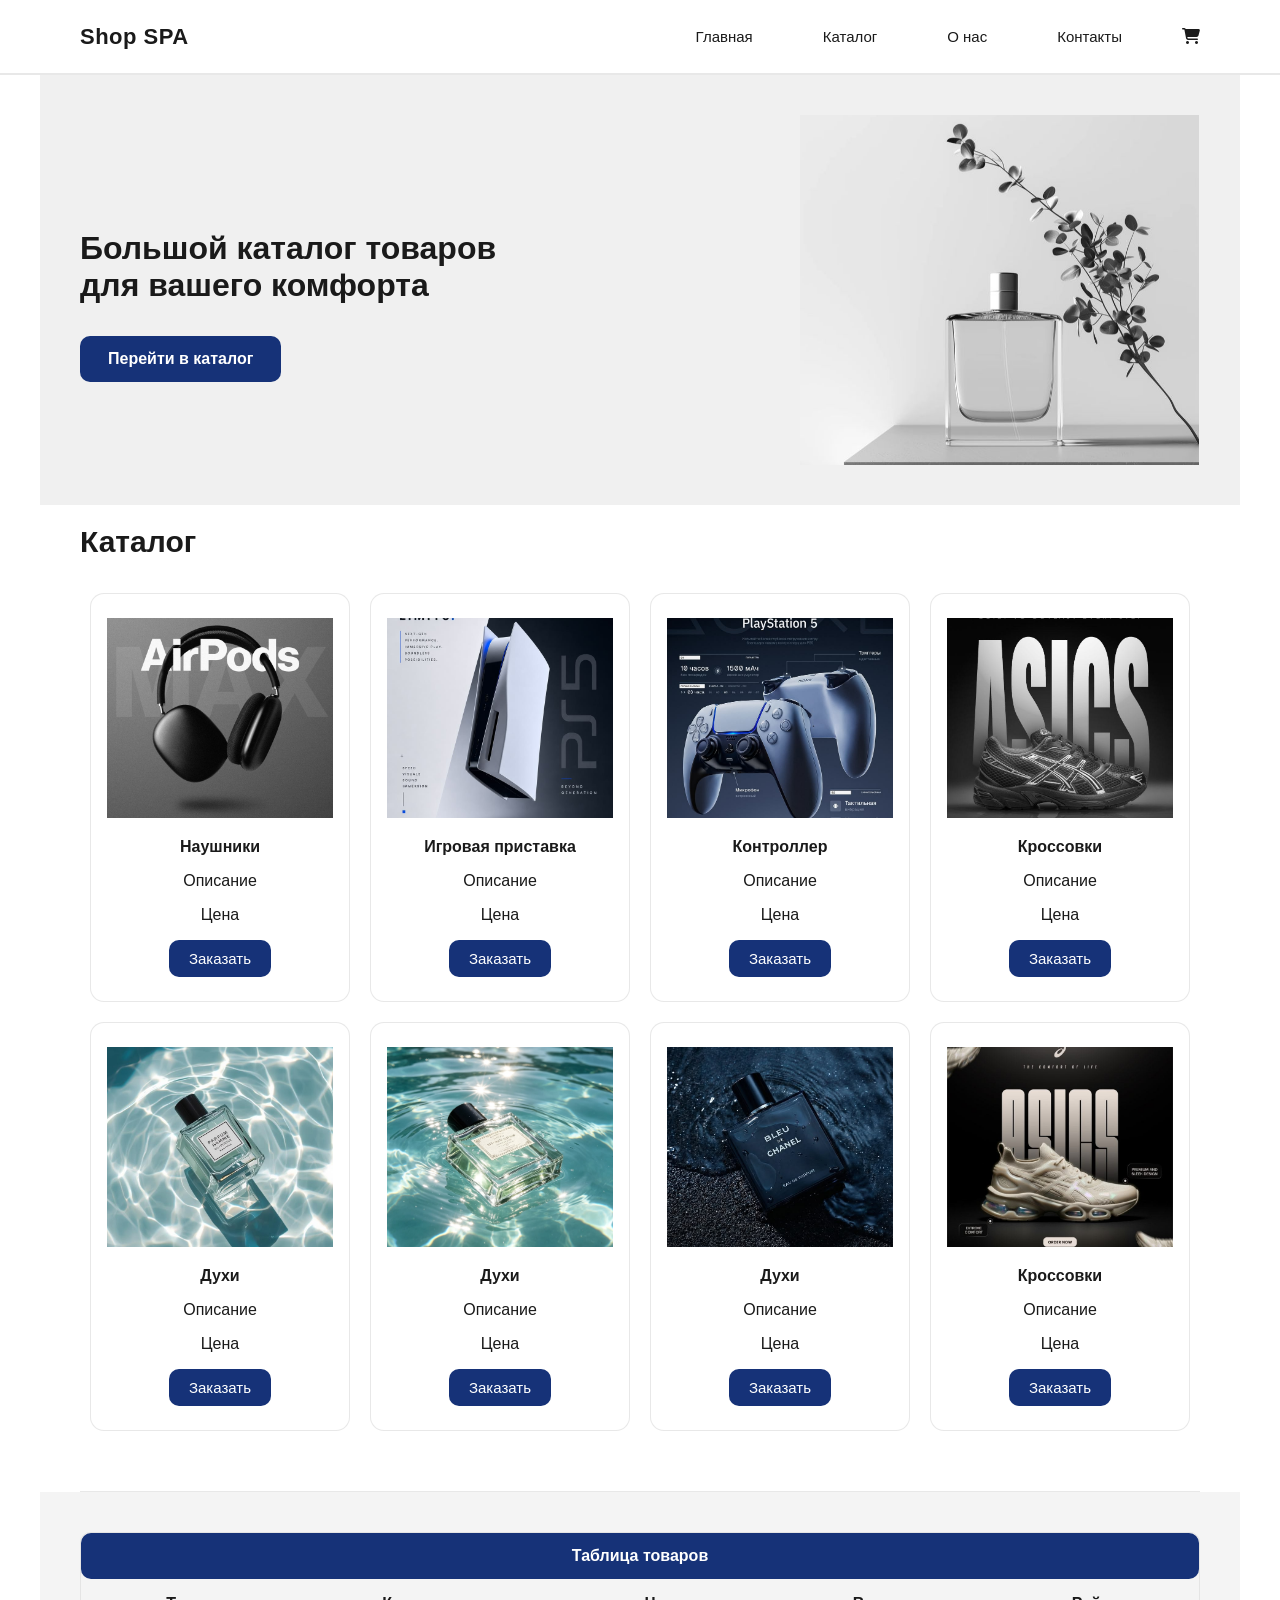
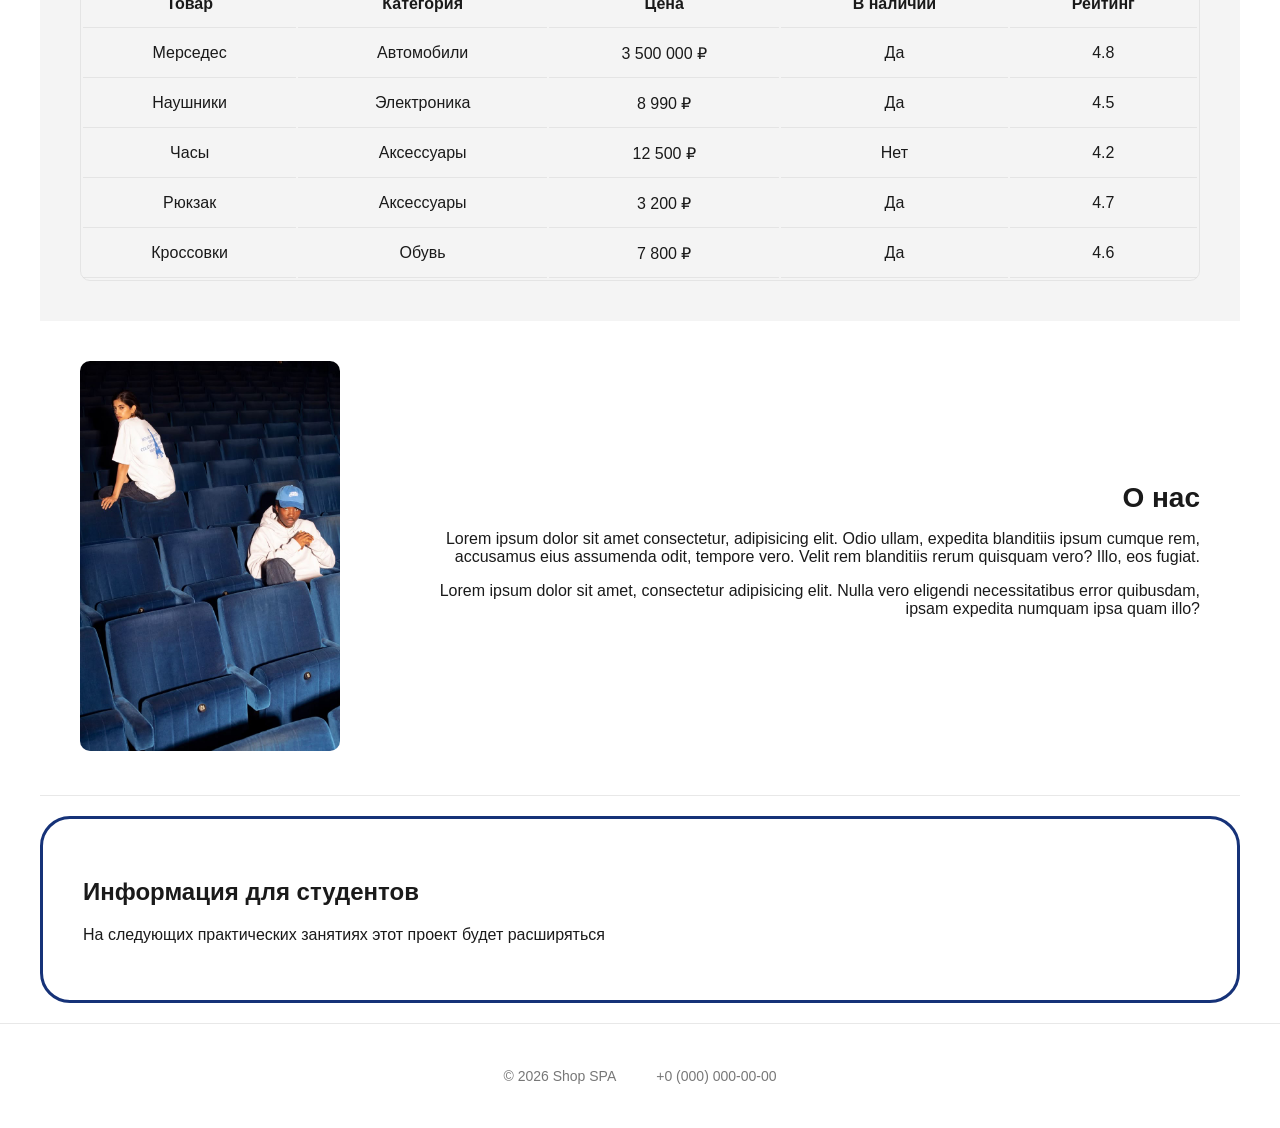
<file: index.html>
<!DOCTYPE html>
<html lang="en">
<head>
    <meta charset="UTF-8">
    <meta name="viewport" content="width=device-width, initial-scale=1.0">
    <title>Учебный интернет магазин</title>
    <link rel="stylesheet" href="css/style.css">
    <link rel="stylesheet" href="https://cdnjs.cloudflare.com/ajax/libs/font-awesome/6.7.2/css/all.min.css">
</head>
<body>
    <header class="site-header">
        <div class="site-header__inner">
            <div class="nav-logo">Shop SPA</div>
            <nav>
                    <ul class="nav-list__header">
                        <li class="nav-catalog__item"><a href="index.html">Главная</a></li>
                        <li class="nav-catalog__item"><a href="catalog.html">Каталог</a></li>
                        <li class="nav-catalog__item"><a href="#about">О нас</a></li>
                        <li class="nav-catalog__item"><a href="contacts.html">Контакты</a></li>
                        <li class="nav-catalog__item icon"><i class="fa fa-shopping-cart" aria-hidden="true"></i></li>
                    </ul>
            </nav>

        </div>
    </header>

    
    <section class="main-info-section">
        <div class="main-info-section__title">
            <h3>Большой каталог товаров для вашего комфорта</h3>
            <a href="#catalog" class="main-button-catalog">Перейти в каталог</a>
        </div>
        <img src="images/MainBgCatalog.png" class="main-info-section__image">
    </section>

    <main class="">
        <section class="main-catalog-section" id="catalog">
            <h2>Каталог</h2>

            <div class="catalog-product-cards">

                <div class="product-cards">
                    <img src="images/Airpods Max (product poster design).jpg" alt="">
                    <h3>Наушники</h3>
                    <p>Описание</p>
                    <p>Цена</p>
                    <button class="button product-card__button" type="button">Заказать</button>
                </div>
                
                <div class="product-cards">
                    <img src="images/Playstation 5 by Sony Poster Design.jpg" alt="">
                    <h3>Игровая приставка</h3>
                    <p>Описание</p>
                    <p>Цена</p>
                    <button class="button product-card__button" type="button">Заказать</button>
                </div>

                <div class="product-cards">
                    <img src="images/Беспроводной контроллер DualSence Playstation 5.jpg" alt="">
                    <h3>Контроллер</h3>
                    <p>Описание</p>
                    <p>Цена</p>
                    <button class="button product-card__button" type="button">Заказать</button>
                </div>

                <div class="product-cards">
                    <img src="images/Graphic Design Portfolio_ Footwear Typography Poster for US Brands.jpg" alt="">
                    <h3>Кроссовки</h3>
                    <p>Описание</p>
                    <p>Цена</p>
                    <button class="button product-card__button" type="button">Заказать</button>
                </div>

                <div class="product-cards">
                    <img src="images/ДухиГолубые.jpg" alt="">
                    <h3>Духи</h3>
                    <p>Описание</p>
                    <p>Цена</p>
                    <button class="button product-card__button" type="button">Заказать</button>
                </div>

                <div class="product-cards">
                    <img src="images/ДухиНаВоде.jpg" alt="">
                    <h3>Духи</h3>
                    <p>Описание</p>
                    <p>Цена</p>
                    <button class="button product-card__button" type="button">Заказать</button>
                </div>

                <div class="product-cards">
                    <img src="images/БлюДеШанел.jpg" alt="">
                    <h3>Духи</h3>
                    <p>Описание</p>
                    <p>Цена</p>
                    <button class="button product-card__button" type="button">Заказать</button>
                </div>

                <div class="product-cards">
                    <img src="images/Без названия.jpg" alt="">
                    <h3>Кроссовки</h3>
                    <p>Описание</p>
                    <p>Цена</p>
                    <button class="button product-card__button" type="button">Заказать</button>
                </div>
            </div>

        </section>

        <section class="cards-character__table">
            
            <div class="table-wrap">
                <table>
                    <caption >Таблица товаров</caption>
                    <thead>
                        <tr>
                            <th>Товар</th>
                            <th>Категория</th>
                            <th>Цена</th>
                            <th>В наличии</th>
                            <th>Рейтинг</th>
                        </tr>
                    </thead>
                    <tbody>
                        <tr>
                            <td>Мерседес</td>
                            <td>Автомобили</td>
                            <td>3 500 000 ₽</td>
                            <td>Да</td>
                            <td>4.8</td>
                        </tr>
                        <tr>
                            <td>Наушники</td>
                            <td>Электроника</td>
                            <td>8 990 ₽</td>
                            <td>Да</td>
                            <td>4.5</td>
                        </tr>
                        <tr>
                            <td>Часы</td>
                            <td>Аксессуары</td>
                            <td>12 500 ₽</td>
                            <td>Нет</td>
                            <td>4.2</td>
                        </tr>
                        <tr>
                            <td>Рюкзак</td>
                            <td>Аксессуары</td>
                            <td>3 200 ₽</td>
                            <td>Да</td>
                            <td>4.7</td>
                        </tr>
                        <tr>
                            <td>Кроссовки</td>
                            <td>Обувь</td>
                            <td>7 800 ₽</td>
                            <td>Да</td>
                            <td>4.6</td>
                        </tr>
                    </tbody>
                </table>
            </div>
        </section>

        <div>
            <dialog class="order-dialog" id="order-dialog" aria-labelledby="order-dialog-title">
                <h2 id="order-dialog-title">Оформление заявки</h2>

                    <form class="order-form" id="order-form" action="#" method="post" novalidate>
                        <input id="selected-product" name="selected-product" type="hidden">

                        <div class="form-field">
                            <label for="order-name">Имя</label>
                            <input
                                id="order-name"
                                name="name"
                                type="text"
                                placeholder="Введите ваше имя"
                                minlength="2"
                                autocomplete="given-name"
                                required
                            >
                        </div>

                        <div class="form-field">
                        <label for="order-email">E-mail</label>
                        <input
                            id="order-email"
                            name="email"
                            type="email"
                            placeholder="example@mail.ru"
                            autocomplete="email"
                            required
                        >
                        </div>

                        <div class="form-field">
                        <label for="order-phone">Телефон</label>
                        <input
                            id="order-phone"
                            name="phone"
                            type="tel"
                            inputmode="tel"
                            placeholder="+7 (900) 000-00-00"
                            pattern="^\+7 \(\d{3}\) \d{3}-\d{2}-\d{2}$"
                            required
                        >
                        </div>

                        <div class="form-field">
                        <label for="order-date">Дата связи</label>
                        <input
                            id="order-date"
                            name="date"
                            type="date"
                        >
                        </div>

                        <div class="form-field">
                        <label for="order-comment">Комментарий</label>
                        <textarea
                            id="order-comment"
                            name="comment"
                            rows="4"
                            placeholder="Укажите дополнительную информацию"
                        ></textarea>
                        </div>

                        <label for="order-file">Прикрепить файл</label>
                        <input
                            id="order-file"
                            name="file"
                            type="file"
                        >

                        <div class="form-field form-field--checkbox">
                        <label>
                            <input
                            id="order-agreement"
                            name="agreement"
                            type="checkbox"
                            required
                            >
                            Я согласен на обработку данных
                        </label>
                        </div>

                        <div class="form-actions">
                        <button type="button" id="close-order-dialog">Закрыть</button>
                        <button type="submit">Отправить заявку</button>
                        </div>
                    </form>
                </dialog>
        </div>


        <section class="about-us" id="about">
            <div class="about-info-container">

                <div class="about-info-image">
                    <img src="images/AboutUs.jpg" alt="">
                </div>
                
                <div class="about-info-container__inner">
                    <h3>О нас</h3>
                    <p>Lorem ipsum dolor sit amet consectetur, adipisicing elit. Odio ullam, expedita blanditiis ipsum cumque rem, accusamus eius assumenda odit, tempore vero. Velit rem blanditiis rerum quisquam vero? Illo, eos fugiat.</p>
                    <p>Lorem ipsum dolor sit amet, consectetur adipisicing elit. Nulla vero eligendi necessitatibus error quibusdam, ipsam expedita numquam ipsa quam illo?</p>
                </div>

            </div>
        </section>

            <aside class="aside-info">
                <h2>Информация для студентов</h2>
                <p>На следующих практических занятиях этот проект будет расширяться</p>
            </aside>


    </main>


    <footer id="contacts">
        <p>© 2026 Shop SPA</p>
        <p>+0 (000) 000-00-00</p>
    </footer>
    <script src="js/main.js"></script>
</body>
</html>
</file>
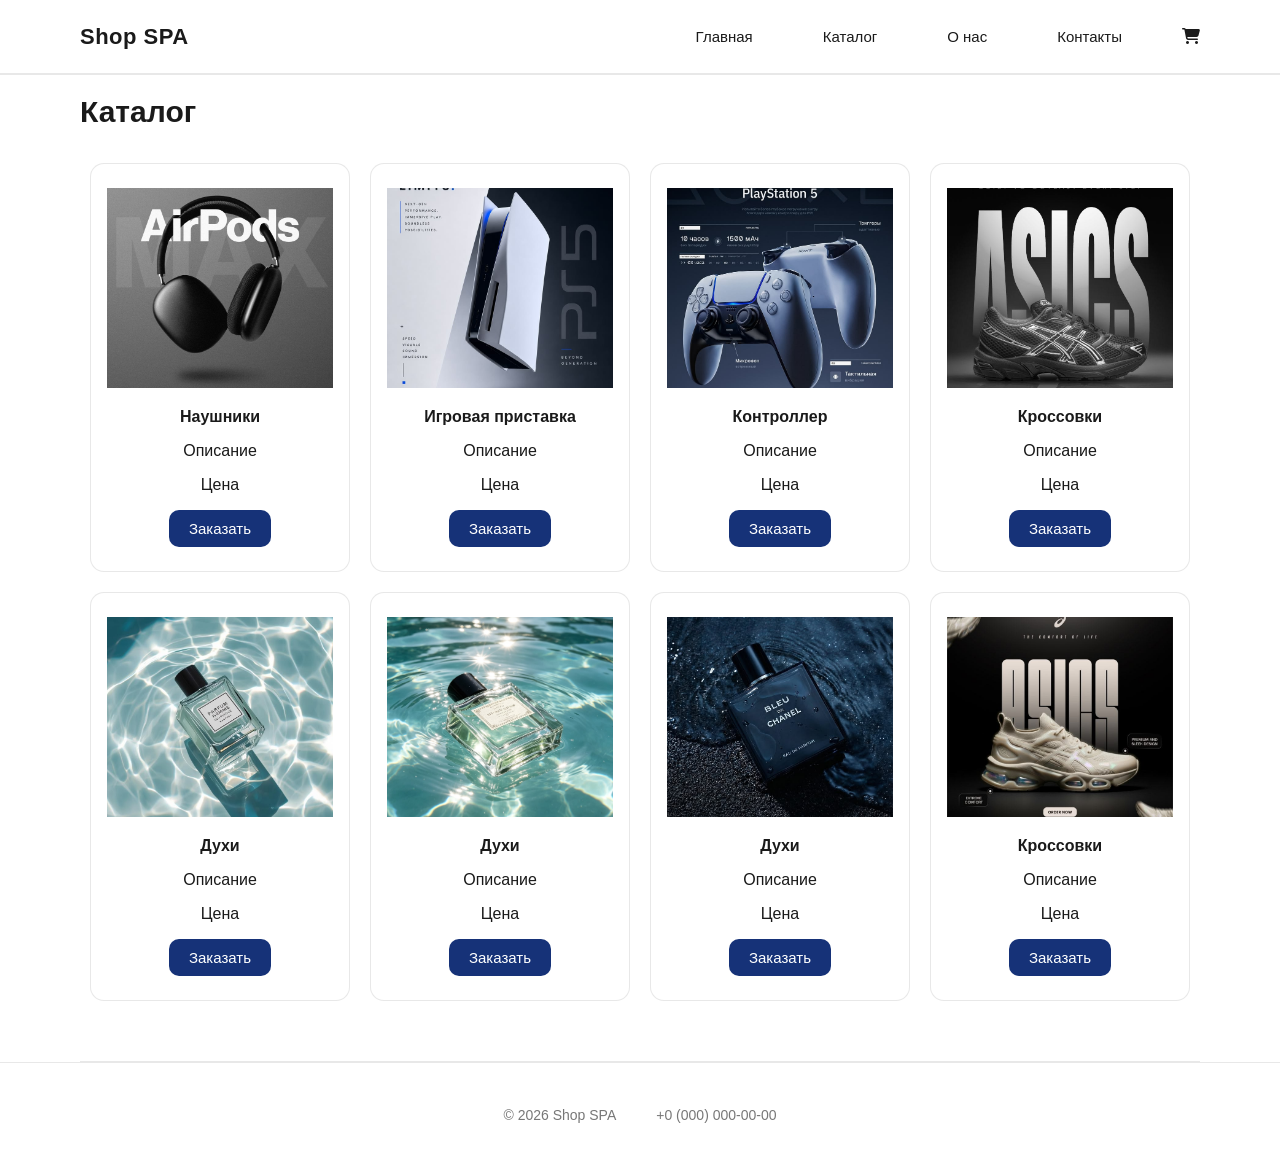
<file: catalog.html>
<!DOCTYPE html>
<html lang="en">
<head>
    <meta charset="UTF-8">
    <meta name="viewport" content="width=device-width, initial-scale=1.0">
    <title>Учебный магазин - каталог</title>
    <link rel="stylesheet" href="css/style.css">
    <link rel="stylesheet" href="https://cdnjs.cloudflare.com/ajax/libs/font-awesome/6.7.2/css/all.min.css">
</head>
<body>
    <header class="site-header">
        <div class="site-header__inner">
            <div class="nav-logo">Shop SPA</div>
            <ul class="nav-list__header">
                <li class="nav-catalog__item"><a href="index.html">Главная</a></li>
                <li class="nav-catalog__item"><a href="catalog.html">Каталог</a></li>
                <li class="nav-catalog__item"><a href="#about">О нас</a></li>
                <li class="nav-catalog__item"><a href="contacts.html">Контакты</a></li>
                <li class="nav-catalog__item icon"><i class="fa fa-shopping-cart" aria-hidden="true"></i></li>
            </ul>
        </div>
    </header>

        <section class="main-catalog-section" id="catalog">
            <h2>Каталог</h2>

            <div class="catalog-product-cards">

                <div class="product-cards">
                    <img src="images/Airpods Max (product poster design).jpg" alt="">
                    <h3>Наушники</h3>
                    <p>Описание</p>
                    <p>Цена</p>
                    <button class="button product-card__button" type="button">Заказать</button>
                </div>
                
                <div class="product-cards">
                    <img src="images/Playstation 5 by Sony Poster Design.jpg" alt="">
                    <h3>Игровая приставка</h3>
                    <p>Описание</p>
                    <p>Цена</p>
                    <button class="button product-card__button" type="button">Заказать</button>
                </div>

                <div class="product-cards">
                    <img src="images/Беспроводной контроллер DualSence Playstation 5.jpg" alt="">
                    <h3>Контроллер</h3>
                    <p>Описание</p>
                    <p>Цена</p>
                    <button class="button product-card__button" type="button">Заказать</button>
                </div>

                <div class="product-cards">
                    <img src="images/Graphic Design Portfolio_ Footwear Typography Poster for US Brands.jpg" alt="">
                    <h3>Кроссовки</h3>
                    <p>Описание</p>
                    <p>Цена</p>
                    <button class="button product-card__button" type="button">Заказать</button>
                </div>

                <div class="product-cards">
                    <img src="images/ДухиГолубые.jpg" alt="">
                    <h3>Духи</h3>
                    <p>Описание</p>
                    <p>Цена</p>
                    <button class="button product-card__button" type="button">Заказать</button>
                </div>

                <div class="product-cards">
                    <img src="images/ДухиНаВоде.jpg" alt="">
                    <h3>Духи</h3>
                    <p>Описание</p>
                    <p>Цена</p>
                    <button class="button product-card__button" type="button">Заказать</button>
                </div>

                <div class="product-cards">
                    <img src="images/БлюДеШанел.jpg" alt="">
                    <h3>Духи</h3>
                    <p>Описание</p>
                    <p>Цена</p>
                    <button class="button product-card__button" type="button">Заказать</button>
                </div>

                <div class="product-cards">
                    <img src="images/Без названия.jpg" alt="">
                    <h3>Кроссовки</h3>
                    <p>Описание</p>
                    <p>Цена</p>
                    <button class="button product-card__button" type="button">Заказать</button>
                </div>
            </div>

        </section>


    <footer id="contacts">
        <p>© 2026 Shop SPA</p>
        <p>+0 (000) 000-00-00</p>
    </footer>
  <script src="js/main.js"></script>
</body>
</html>
</file>
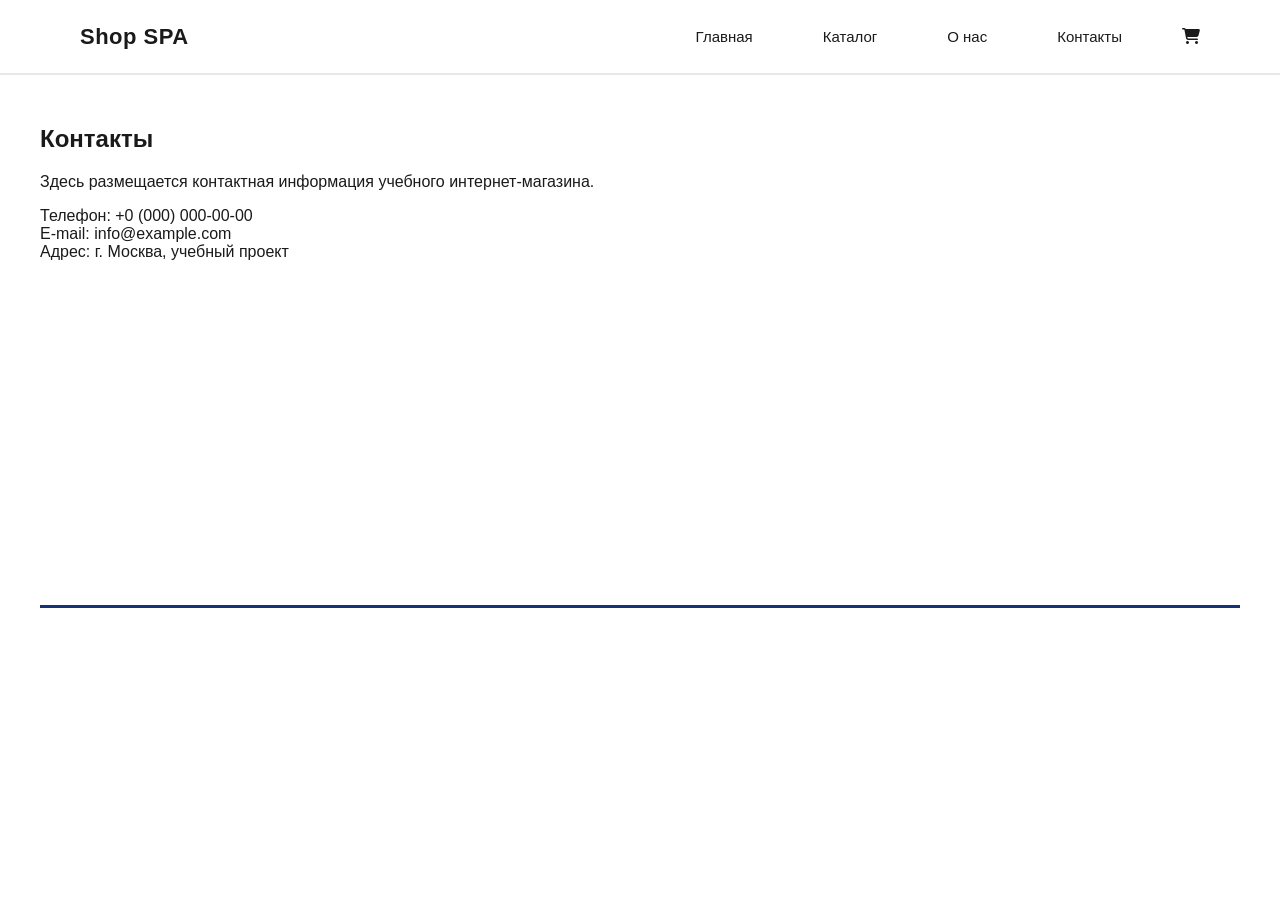
<file: contacts.html>
<!DOCTYPE html>
<html lang="en">
<head>
    <meta charset="UTF-8">
    <meta name="viewport" content="width=device-width, initial-scale=1.0">
    <title>Учебный магазин - контакты</title>
    <link rel="stylesheet" href="css/style.css">
    <link rel="stylesheet" href="https://cdnjs.cloudflare.com/ajax/libs/font-awesome/6.7.2/css/all.min.css">
</head>
<body>

        <header class="site-header">
        <div class="site-header__inner">
            <div class="nav-logo">Shop SPA</div>
            <ul class="nav-list__header">
                <li class="nav-catalog__item"><a href="index.html">Главная</a></li>
                <li class="nav-catalog__item"><a href="catalog.html">Каталог</a></li>
                <li class="nav-catalog__item"><a href="#about">О нас</a></li>
                <li class="nav-catalog__item"><a href="contacts.html">Контакты</a></li>
                <li class="nav-catalog__item icon"><i class="fa fa-shopping-cart" aria-hidden="true"></i></li>
            </ul>
        </div>
    </header>

        
    <section class="section-contacts">
      <div class="contacts-info-container">
        <div class="contacts-info__inner">

          <h1>Контакты</h1>
            <p>
              Здесь размещается контактная информация учебного интернет-магазина.
            </p>

            <ul class="contacts-list">
              <li>Телефон: +0 (000) 000-00-00</li>
              <li>E-mail: info@example.com</li>
              <li>Адрес: г. Москва, учебный проект</li>
            </ul>
        </div>

          <iframe src="https://yandex.ru/map-widget/v1/?um=constructor%3Ae03c970ad3c1b7ead7c9488db0329aabc5e54c38a854f8825b1c81aa3599230d&amp;source=constructor" width="500" height="400" frameborder="0" class="yandex-cart__contacts"></iframe>

      </div>

    </section>

</body>
</html>
</file>
<file: css/style.css>
* {
    box-sizing: border-box;
}
:root{
    --bg-color: #ffffff;
    --text-color: #1a1a1a;
    --line-color: #dbdbdba2;
    --btn-color: #163278;
    --btn-color-hover: #1a41ace3;
    --bg-color-2: #f4f4f4;

}

html {
    scroll-behavior: smooth;
}

body {
    margin: 0;
    font-family: "Segoe UI", Arial, sans-serif;
    color: var(--text-color);
    background: var(--bg-color);
}


a {
    text-decoration: none;

}

ul {
    list-style: none;
    margin: 0;
    padding: 0;
}

img {
    max-width: 100%;
}


.site-header {
    border-bottom: 2px solid var(--line-color);
    background: var(--bg-color);
}

.site-header__inner {
    max-width: 1200px;
    margin: 0 auto;
    padding: 18px 40px;
    display: flex;
    align-items: center;
    justify-content: space-between;
}

.nav-logo {
    font-size: 22px;
    font-weight: 700;
    letter-spacing: 0.5px;
    color: var(--text-color);
}

.nav-list__header {
    display: flex;
    align-items: center;
    gap:50px;
}

.nav-catalog__item a {
    display: inline-block;
    padding: 10px;
    border-radius: 10px;
    font-size: 15px;
    color: var(--text-color);
}

.nav-catalog__item a:hover {
    color: var(--bg-color);
    background-color: var(--btn-color);
}

.nav-catalog__item.icon a {
    font-size: 20px;
    line-height: 1;
}


.main-info-section {
    max-width: 1200px;
    margin: 0 auto;
    padding: 40px;
    display: flex;
    align-items: center;
    justify-content: space-between;
    gap: 60px;
    background-color: #f0f0f0;
}

.main-info-section__title h3 {
    font-size: 32px;
    font-weight: 700;
    line-height: 1.15;
    color: var(--text-color);
    max-width: 460px;
}

.main-button-catalog {
    display: inline-block;
    padding: 14px 28px;
    background: var(--btn-color);
    color: var(--bg-color);
    font-size: 16px;
    font-weight: 600;
    border: none;
    border-radius: 10px;
    cursor: pointer;
}

.main-button-catalog:hover {
    background: var(--btn-color-hover);
}
.main-button-catalog:focus-visible {
    outline: 2px solid var(--btn-color);
    outline-offset: 3px;
}

.main-info-section__image {
    max-width: 400px;
    width: 100%;
    height: auto;
    margin-left: auto;
    object-fit: contain;
}




.main-catalog-section{
    max-width: 1200px;
    padding: 20px 40px 0;
    margin: 0 auto; /*для центрирования*/
}

.main-catalog-section h2{
    margin: 0 0 24px;
    font-size: 30px;
    color: var(--text-color);
}



.catalog-product-cards {
    max-width: 1200px;   
    margin: 0 auto;
    padding: 10px 10px 60px;
    display: grid;
    grid-template-columns: repeat(auto-fit, minmax(240px, 1fr));  
    gap: 20px;

    border-bottom: 1px solid var(--line-color);
}

.product-cards {
    background: var(--bg-color);
    border: 1px solid var(--line-color);
    border-radius: 14px;
    padding: 24px 16px;
    text-align: center;

}

.product-cards:hover {
    box-shadow: 0 8px 24px rgba(0, 0, 0, 0.08);
}

.product-cards img {
    margin: 0 auto 16px;
    width: 100%;
    height: 200px;
    object-fit: cover;
    object-position: center;

}

.product-cards h3 {
    margin: 0;
    font-size: 16px;
    font-weight: 600;
    color: var(--text-color);
}


.product-card__button{
    color: var(--bg-color);
    padding: 10px 20px;
    background: var(--btn-color);
    color: var(--bg-color);
    font-size: 15px;
    border: none;
    border-radius: 10px;
    cursor: pointer;
}
.product-card__button:hover{
    background: var(--btn-color-hover);
}


.cards-character__table{
    max-width: 1200px;
    padding: 40px;
    background-color: var(--bg-color-2);
    margin: 0 auto;
}

.cards-character__table caption{
    padding: 14px 28px;
    background: var(--btn-color);
    color: var(--bg-color);
    font-size: 16px;
    font-weight: 600;
    border: none;
    border-radius: 10px;
}
.table-wrap{
    border: 1px solid var(--line-color);
    border-radius: 10px;
}

.cards-character__table table {
    width: 100%;
}
.cards-character__table th, .cards-character__table td{
    padding: 14px 18px;
    text-align: center;
    border-bottom: 1px solid var(--line-color);
}

footer {
    border-top: 1px solid var(--line-color);
    padding: 30px 40px;
    text-align: center;
    color: #777;
    font-size: 14px;
    display: flex;
    gap: 40px;
    align-items: center;
    justify-content: center;
}


/*контакты*/
.section-contacts{
    margin: 30px 40px;
}
.contacts-info-container__inner{
    padding-bottom: 40px;
    
    width: 100%;
}
.contacts-info-container{
    display: flex;
    gap: 50px;
    border-bottom: 3px solid var(--btn-color);
}
.yandex-cart__contacts{
    padding-bottom: 60px;
    height: 500px;
    width: 500px;
}
iframe{
    border-radius: 30px;
}


/*about us*/

.about-us{
    max-width: 1200px;
    padding: 40px;
    border-bottom: 1px solid var(--line-color);
    margin: 0 auto;
}

.about-info-container{
    display: flex;
    align-items: center;
    
    text-align: right;
    gap: 60px;
}
.about-info-container__inner h3{
    color: var(--text-color);
    font-size: 28px;
    font-weight: 700;
    margin: 0 0 16px;
}
.about-info-container img{
    width: 100%;
    height: auto;
    border-radius: 10px;
}

.about-info-image{
    max-width: 260px;
}



.aside-info{
    max-width: 1200px;
    padding: 40px;
    margin: 20px auto;
    color: var(--text-color);

    border-radius: 30px;
    border:  3px solid var(--btn-color);
}


/*Модальное окно*/
.order-dialog{
    height: 90vh;
    padding: 30px;

    border-radius: 30px;
    border: 3px solid var(--btn-color);
}

.order-dialog input,
.order-dialog button{
    border-radius: 10px;
    border: 2px solid var(--line-color);
    margin: 5px;
    padding: 9px;

    background-color: var(--bg-color);
}

.order-dialog button:hover{
    background-color: var(--bg-color-2);
}
.order-dialog h2{
    border-bottom: 2px solid var(--btn-color);
}
</file>
